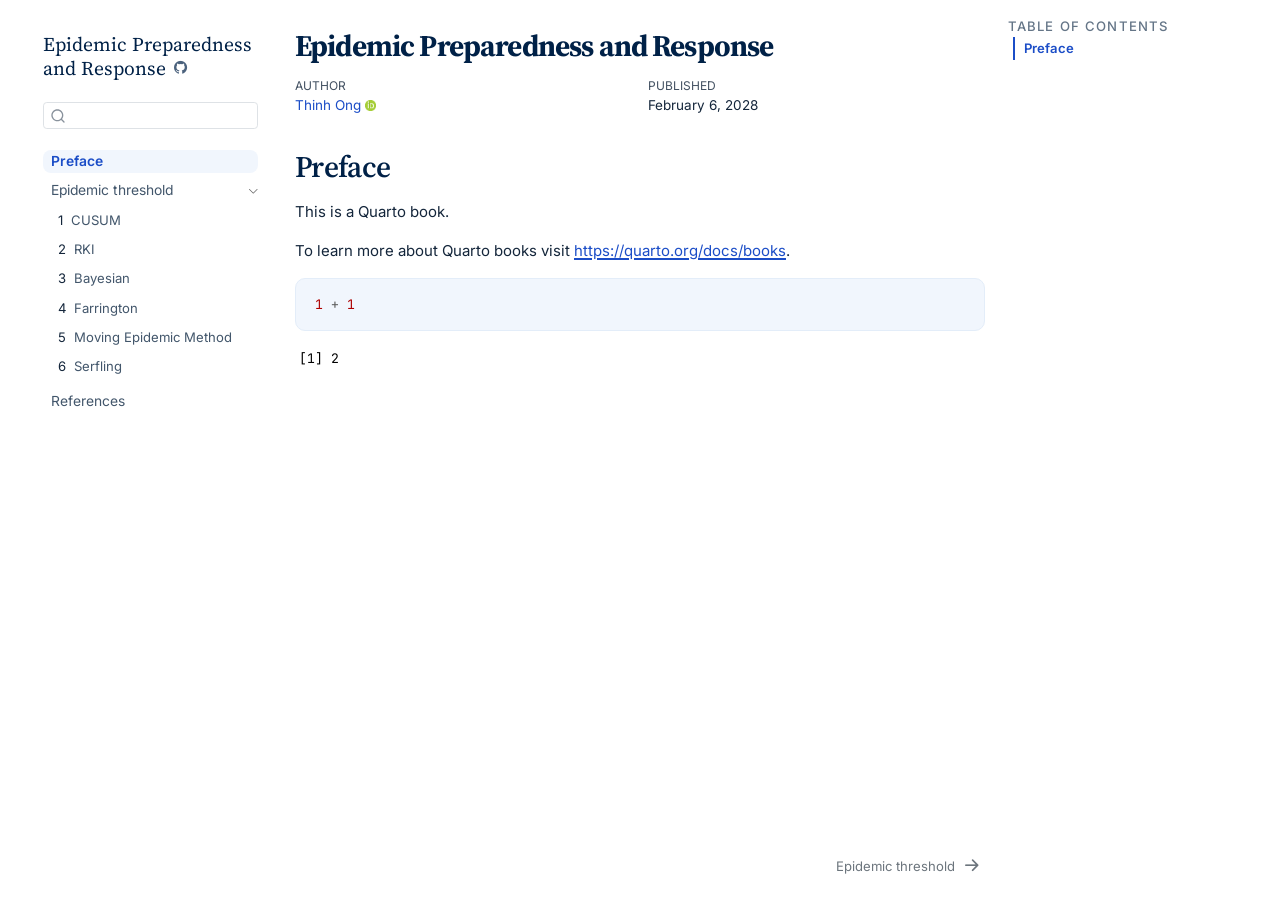
<file: index.html>
<!DOCTYPE html>
<html xmlns="http://www.w3.org/1999/xhtml" lang="en" xml:lang="en"><head>

<meta charset="utf-8">
<meta name="generator" content="quarto-1.11.9">

<meta name="viewport" content="width=device-width, initial-scale=1.0, user-scalable=yes">

<meta name="author" content="Thinh Ong">
<meta name="dcterms.date" content="2028-02-06">

<title>Epidemic Preparedness and Response</title>
<style>
/* Default styles provided by pandoc.
** See https://pandoc.org/MANUAL.html#variables-for-html for config info.
*/
span.smallcaps{font-variant: small-caps;}
div.columns{display: flex; gap: 1.5em;}
div.column{flex: auto;}
@media screen {
div.columns{gap: min(4vw, 1.5em);}
div.column{overflow-x: auto;}
}
div.hanging-indent{margin-left: 1.5em; text-indent: -1.5em;}
ul.task-list{list-style: none;}
ul.task-list li input[type="checkbox"] {
  width: 0.8em;
  margin: 0 0.8em 0.2em -1em; /* quarto-specific, see https://github.com/quarto-dev/quarto-cli/issues/4556 */ 
  vertical-align: middle;
}
/* CSS for syntax highlighting */
html { -webkit-text-size-adjust: 100%; }
pre > code.sourceCode { white-space: pre; position: relative; }
pre > code.sourceCode > span { display: inline-block; line-height: 1.25; }
pre > code.sourceCode > span:empty { height: 1.2em; }
.sourceCode { overflow: visible; }
code.sourceCode > span { color: inherit; text-decoration: inherit; }
div.sourceCode { margin: 1em 0; }
pre.sourceCode { margin: 0; }
@media screen {
div.sourceCode { overflow: auto; }
}
@media print {
pre > code.sourceCode { white-space: pre-wrap; }
pre > code.sourceCode > span { text-indent: -5em; padding-left: 5em; }
}
pre.numberSource code
  { counter-reset: source-line 0; }
pre.numberSource code > span
  { position: relative; left: -4em; counter-increment: source-line; }
pre.numberSource code > span > a:first-child::before
  { content: counter(source-line);
    position: relative; left: -1em; text-align: right; vertical-align: baseline;
    border: none; display: inline-block;
    -webkit-touch-callout: none; -webkit-user-select: none;
    -khtml-user-select: none; -moz-user-select: none;
    -ms-user-select: none; user-select: none;
    padding: 0 4px; width: 4em;
  }
pre.numberSource { margin-left: 3em;  padding-left: 4px; }
div.sourceCode
  {   }
@media screen {
pre > code.sourceCode > span > a:first-child::before { text-decoration: underline; }
}
</style>


<script src="site_libs/quarto-nav/quarto-nav.js"></script>
<script src="site_libs/quarto-nav/headroom.min.js"></script>
<script src="site_libs/clipboard/clipboard.min.js"></script>
<script src="site_libs/quarto-search/autocomplete.umd.js"></script>
<script src="site_libs/quarto-search/fuse.min.js"></script>
<script src="site_libs/quarto-search/quarto-search.js"></script>
<meta name="quarto:offset" content="./">
<link href="./epithreshold.html" rel="next">
<script src="site_libs/quarto-html/quarto.js" type="module"></script>
<script src="site_libs/quarto-html/tabsets/tabsets.js" type="module"></script>
<script src="site_libs/quarto-html/scrollable-regions/scrollable-regions.js" type="module"></script>
<script src="site_libs/quarto-html/popper.min.js"></script>
<script src="site_libs/quarto-html/tippy.umd.min.js"></script>
<script src="site_libs/quarto-html/anchor.min.js"></script>
<link href="site_libs/quarto-html/tippy.css" rel="stylesheet">
<link href="site_libs/quarto-html/quarto-syntax-highlighting-e2b0d26dc907153b9b7d894772c108f8.css" rel="stylesheet" id="quarto-text-highlighting-styles">
<script src="site_libs/bootstrap/bootstrap.min.js"></script>
<link href="site_libs/bootstrap/bootstrap-icons.css" rel="stylesheet">
<link href="site_libs/bootstrap/bootstrap-c5f9b59e6de23ed6ad5113df15f56b44.min.css" rel="stylesheet" append-hash="true" id="quarto-bootstrap" data-mode="light">
<script id="quarto-search-options" type="application/json">{
  "location": "sidebar",
  "copy-button": false,
  "collapse-after": 3,
  "panel-placement": "start",
  "type": "textbox",
  "limit": 50,
  "keyboard-shortcut": [
    "f",
    "/",
    "s"
  ],
  "show-item-context": false,
  "language": {
    "search-no-results-text": "No results",
    "search-matching-documents-text": "matching documents",
    "search-copy-link-title": "Copy link to search",
    "search-hide-matches-text": "Hide additional matches",
    "search-more-match-text": "more match in this document",
    "search-more-matches-text": "more matches in this document",
    "search-clear-button-title": "Clear",
    "search-text-placeholder": "",
    "search-detached-cancel-button-title": "Cancel",
    "search-submit-button-title": "Submit",
    "search-label": "Search"
  }
}</script>
<link rel="preconnect" href="https://fonts.googleapis.com">
<link rel="preconnect" href="https://fonts.gstatic.com" crossorigin="">
<link href="https://fonts.googleapis.com/css2?family=Inter:wght@400;500;600;700&amp;family=JetBrains+Mono:wght@400;600&amp;family=Source+Serif+4:opsz,wght@8..60,600;8..60,700&amp;display=swap" rel="stylesheet">


<link rel="stylesheet" href="assets/tokens.css">
</head>

<body class="nav-sidebar floating quarto-light"><a id="quarto-skip-link" class="visually-hidden-focusable" href="#quarto-document-content">Skip to main content</a>

<div id="quarto-search-results"></div>
  <header id="quarto-header" class="headroom fixed-top">
  <nav class="quarto-secondary-nav" aria-label="Toolbar">
    <div class="container-fluid d-flex">
      <button type="button" class="quarto-btn-toggle btn" data-bs-toggle="collapse" role="button" data-bs-target=".quarto-sidebar-collapse-item" aria-controls="quarto-sidebar" aria-expanded="false" aria-label="Toggle sidebar navigation" onclick="if (window.quartoToggleHeadroom) { window.quartoToggleHeadroom(); }">
        <i class="bi bi-layout-text-sidebar-reverse"></i>
      </button>
        <nav class="quarto-page-breadcrumbs" aria-label="Breadcrumbs"><ol class="breadcrumb"><li class="breadcrumb-item"><a href="./index.html">Preface</a></li></ol></nav>
        <a class="flex-grow-1" data-bs-toggle="collapse" data-bs-target=".quarto-sidebar-collapse-item" onclick="if (window.quartoToggleHeadroom) { window.quartoToggleHeadroom(); }">      
        </a>
      <button type="button" class="btn quarto-search-button" aria-label="Search" onclick="window.quartoOpenSearch();">
        <i class="bi bi-search"></i>
      </button>
    </div>
  </nav>
</header>
<!-- content -->
<div id="quarto-content" class="quarto-container page-columns page-rows-contents page-layout-article">
<!-- sidebar -->
  <nav id="quarto-sidebar" class="sidebar collapse collapse-horizontal quarto-sidebar-collapse-item sidebar-navigation floating overflow-auto" aria-label="Site">
    <div class="pt-lg-2 mt-2 text-left sidebar-header">
    <div class="sidebar-title mb-0 py-0">
      <a href="./">Epidemic Preparedness and Response</a> 
        <div class="sidebar-tools-main">
    <a href="https://github.com/thinhong/epr" title="Source Code" class="quarto-navigation-tool px-1" aria-label="Source Code"><i class="bi bi-github"></i></a>
</div>
    </div>
      </div>
        <div class="mt-2 flex-shrink-0 align-items-center">
        <div class="sidebar-search">
        <div id="quarto-search" class="" title="Search"></div>
        </div>
        </div>
    <div class="sidebar-menu-container"> 
    <ul class="list-unstyled mt-1">
        <li class="sidebar-item">
  <div class="sidebar-item-container"> 
  <a href="./index.html" class="sidebar-item-text sidebar-link active">
 <span class="menu-text">Preface</span></a>
  </div>
</li>
        <li class="sidebar-item sidebar-item-section">
      <div class="sidebar-item-container"> 
            <a href="./epithreshold.html" class="sidebar-item-text sidebar-link">
 <span class="menu-text" id="quarto-sidebar-section-1-label">Epidemic threshold</span></a>
            <button type="button" class="sidebar-item-toggle text-start" data-bs-toggle="collapse" data-bs-target="#quarto-sidebar-section-1" aria-controls="quarto-sidebar-section-1" aria-expanded="true" aria-label="Toggle section: Epidemic threshold">
              <i class="bi bi-chevron-right ms-2" aria-hidden="true"></i>
            </button> 
      </div>
      <ul id="quarto-sidebar-section-1" aria-labelledby="quarto-sidebar-section-1-label" class="collapse list-unstyled sidebar-section depth1 show">  
          <li class="sidebar-item">
  <div class="sidebar-item-container"> 
  <a href="./cusum.html" class="sidebar-item-text sidebar-link">
 <span class="menu-text"><span class="chapter-number">1</span>&nbsp; <span class="chapter-title">CUSUM</span></span></a>
  </div>
</li>
          <li class="sidebar-item">
  <div class="sidebar-item-container"> 
  <a href="./rki.html" class="sidebar-item-text sidebar-link">
 <span class="menu-text"><span class="chapter-number">2</span>&nbsp; <span class="chapter-title">RKI</span></span></a>
  </div>
</li>
          <li class="sidebar-item">
  <div class="sidebar-item-container"> 
  <a href="./bayes.html" class="sidebar-item-text sidebar-link">
 <span class="menu-text"><span class="chapter-number">3</span>&nbsp; <span class="chapter-title">Bayesian</span></span></a>
  </div>
</li>
          <li class="sidebar-item">
  <div class="sidebar-item-container"> 
  <a href="./farrington.html" class="sidebar-item-text sidebar-link">
 <span class="menu-text"><span class="chapter-number">4</span>&nbsp; <span class="chapter-title">Farrington</span></span></a>
  </div>
</li>
          <li class="sidebar-item">
  <div class="sidebar-item-container"> 
  <a href="./mem.html" class="sidebar-item-text sidebar-link">
 <span class="menu-text"><span class="chapter-number">5</span>&nbsp; <span class="chapter-title">Moving Epidemic Method</span></span></a>
  </div>
</li>
          <li class="sidebar-item">
  <div class="sidebar-item-container"> 
  <a href="./serfling.html" class="sidebar-item-text sidebar-link">
 <span class="menu-text"><span class="chapter-number">6</span>&nbsp; <span class="chapter-title">Serfling</span></span></a>
  </div>
</li>
      </ul>
  </li>
        <li class="sidebar-item">
  <div class="sidebar-item-container"> 
  <a href="./references.html" class="sidebar-item-text sidebar-link">
 <span class="menu-text">References</span></a>
  </div>
</li>
    </ul>
    </div>
</nav>
<div id="quarto-sidebar-glass" class="quarto-sidebar-collapse-item" data-bs-toggle="collapse" data-bs-target=".quarto-sidebar-collapse-item"></div>
<!-- margin-sidebar -->
    <div id="quarto-margin-sidebar" class="sidebar margin-sidebar">
        <nav id="TOC" role="doc-toc" aria-labelledby="toc-title" class="toc-active">
    <h2 id="toc-title">Table of contents</h2>
   
  <ul>
  <li><a href="#preface" id="toc-preface" class="nav-link active" data-scroll-target="#preface">Preface</a></li>
  </ul>
</nav>
    </div>
<!-- main -->
<main class="content" id="quarto-document-content" tabindex="-1">

<header id="title-block-header" class="quarto-title-block default">
<div class="quarto-title">
<h1 class="title">Epidemic Preparedness and Response</h1>
</div>



<div class="quarto-title-meta">

    <div>
    <div class="quarto-title-meta-heading">Author</div>
    <div class="quarto-title-meta-contents">
             <p><a href="https://drthinhong.com/">Thinh Ong</a> <a href="https://orcid.org/0000-0001-6772-9291" class="quarto-title-author-orcid" aria-label="ORCID profile for Thinh Ong"> <img alt="" src="[data-uri]"></a></p>
          </div>
  </div>
    
    <div>
    <div class="quarto-title-meta-heading">Published</div>
    <div class="quarto-title-meta-contents">
      <p class="date">February 6, 2028</p>
    </div>
  </div>
  
    
  </div>
  


</header>


<section id="preface" class="level1 unnumbered">
<h1 class="unnumbered">Preface</h1>
<p>This is a Quarto book.</p>
<p>To learn more about Quarto books visit <a href="https://quarto.org/docs/books" class="uri">https://quarto.org/docs/books</a>.</p>
<div class="cell">
<div class="code-copy-outer-scaffold"><div class="sourceCode cell-code" id="cb1"><pre class="sourceCode r code-with-copy"><code class="sourceCode r"><span id="cb1-1"><a href="#cb1-1" aria-hidden="true" tabindex="-1"></a><span class="dv">1</span> <span class="sc">+</span> <span class="dv">1</span></span></code></pre></div><button title="Copy to Clipboard" class="code-copy-button"><i class="bi"></i></button></div>
<div class="cell-output cell-output-stdout">
<pre><code>[1] 2</code></pre>
</div>
</div>


</section>

</main> <!-- /main -->
<script id="quarto-html-after-body" type="application/javascript">
  window.document.addEventListener("DOMContentLoaded", function (event) {
    const icon = "";
    const anchorJS = new window.AnchorJS();
    anchorJS.options = {
      placement: 'right',
      icon: icon
    };
    anchorJS.add('.anchored');
    const isCodeAnnotation = (el) => {
      for (const clz of el.classList) {
        if (clz.startsWith('code-annotation-')) {                     
          return true;
        }
      }
      return false;
    }
    const onCopySuccess = function(e) {
      // button target
      const button = e.trigger;
      // don't keep focus
      button.blur();
      // flash "checked"
      button.classList.add('code-copy-button-checked');
      var currentTitle = button.getAttribute("title");
      button.setAttribute("title", "Copied!");
      let tooltip;
      if (window.bootstrap) {
        button.setAttribute("data-bs-toggle", "tooltip");
        button.setAttribute("data-bs-placement", "left");
        button.setAttribute("data-bs-title", "Copied!");
        tooltip = new bootstrap.Tooltip(button, 
          { trigger: "manual", 
            customClass: "code-copy-button-tooltip",
            offset: [0, -8]});
        tooltip.show();    
      }
      setTimeout(function() {
        if (tooltip) {
          tooltip.hide();
          button.removeAttribute("data-bs-title");
          button.removeAttribute("data-bs-toggle");
          button.removeAttribute("data-bs-placement");
        }
        button.setAttribute("title", currentTitle);
        button.classList.remove('code-copy-button-checked');
      }, 1000);
      // clear code selection
      e.clearSelection();
    }
    const getTextToCopy = function(trigger) {
      const outerScaffold = trigger.parentElement.cloneNode(true);
      const codeEl = outerScaffold.querySelector('code');
      for (const childEl of codeEl.children) {
        if (isCodeAnnotation(childEl)) {
          childEl.remove();
        }
      }
      return codeEl.innerText;
    }
    const clipboard = new window.ClipboardJS('.code-copy-button:not([data-in-quarto-modal])', {
      text: getTextToCopy
    });
    clipboard.on('success', onCopySuccess);
    if (window.document.getElementById('quarto-embedded-source-code-modal')) {
      const clipboardModal = new window.ClipboardJS('.code-copy-button[data-in-quarto-modal]', {
        text: getTextToCopy,
        container: window.document.getElementById('quarto-embedded-source-code-modal')
      });
      clipboardModal.on('success', onCopySuccess);
    }
      var localhostRegex = new RegExp(/^(?:http|https):\/\/localhost\:?[0-9]*\//);
      var mailtoRegex = new RegExp(/^mailto:/);
        var filterRegex = new RegExp("https:\/\/thinhong\.github\.io\/epr\/");
      var isInternal = (href) => {
          return filterRegex.test(href) || localhostRegex.test(href) || mailtoRegex.test(href);
      }
      // Inspect non-navigation links and adorn them if external
      window.quartoDecorateExternalLinks = function (root) {
     var links = (root || window.document).querySelectorAll('a[href]:not(.nav-link):not(.navbar-brand):not(.toc-action):not(.sidebar-link):not(.sidebar-item-toggle):not(.pagination-link):not(.no-external):not([aria-hidden]):not(.dropdown-item):not(.quarto-navigation-tool):not(.about-link)');
      for (var i=0; i<links.length; i++) {
        const link = links[i];
        if (!isInternal(link.href)) {
          // undo the damage that might have been done by quarto-nav.js in the case of
          // links that we want to consider external
          if (link.dataset.originalHref !== undefined) {
            link.href = link.dataset.originalHref;
          }
          if (!link.classList.contains('no-external-icon')) {
          }
        }
      }
      };
      window.quartoDecorateExternalLinks(window.document);
    // Esc closes the popup (WCAG 1.4.13) and focus leaving both trigger and
    // popup closes it (WCAG 2.4.11); tippy handles neither for interactive popups.
    const hideOnEscAndFocusOut = {
      name: 'hideOnEscAndFocusOut',
      defaultValue: true,
      fn(instance) {
        const dismiss = () => {
          // A show scheduled by the trigger delay would otherwise reopen it
          instance.clearDelayTimeouts();
          instance.hide();
        };
        const onKeyDown = (event) => {
          if (event.key !== 'Escape') {
            return;
          }
          // Keep Esc from also reaching page handlers (e.g. reveal.js overview),
          // except an open reveal.js slide menu, which Esc should close too.
          // The menu handles keys only when its keyboard option is on.
          const menuHandlesEsc = window.Reveal?.getPlugin?.('menu')?.isOpen() &&
            window.Reveal.getConfig().menu?.keyboard !== false;
          if (!menuHandlesEsc) {
            event.stopPropagation();
          }
          if (instance.popper.contains(window.document.activeElement)) {
            // Disabled while refocusing so the focus trigger does not reopen it
            instance.disable();
            instance.reference.focus();
            instance.enable();
          }
          dismiss();
        };
        const onFocusOut = (event) => {
          const target = event.relatedTarget;
          if (target && !instance.reference.contains(target) &&
              !instance.popper.contains(target)) {
            dismiss();
          }
        };
        // On the trigger too: a click trigger (code-annotations: select) has no
        // blur handling. Attached for the instance's lifetime so leaving the
        // trigger also cancels a show still pending on the trigger delay.
        instance.reference.addEventListener('focusout', onFocusOut);
        return {
          onShow() {
            window.document.addEventListener('keydown', onKeyDown, true);
            instance.popper.addEventListener('focusout', onFocusOut);
          },
          onHide() {
            window.document.removeEventListener('keydown', onKeyDown, true);
            instance.popper.removeEventListener('focusout', onFocusOut);
          },
          onDestroy() {
            instance.reference.removeEventListener('focusout', onFocusOut);
          },
        };
      },
    };
    function tippyHover(el, contentFn, onTriggerFn, onUntriggerFn) {
      const config = {
        allowHTML: true,
        maxWidth: 500,
        delay: 100,
        arrow: false,
        appendTo: function(el) {
            return el.parentElement;
        },
        interactive: true,
        interactiveBorder: 10,
        theme: 'quarto',
        placement: 'bottom-start',
        plugins: [hideOnEscAndFocusOut],
      };
      if (contentFn) {
        config.content = contentFn;
      }
      if (onTriggerFn) {
        config.onTrigger = onTriggerFn;
      }
      if (onUntriggerFn) {
        config.onUntrigger = onUntriggerFn;
      }
      window.tippy(el, config); 
    }
    const noterefs = window.document.querySelectorAll('a[role="doc-noteref"]');
    for (var i=0; i<noterefs.length; i++) {
      const ref = noterefs[i];
      tippyHover(ref, function() {
        // use id or data attribute instead here
        let href = ref.getAttribute('data-footnote-href') || ref.getAttribute('href');
        try { href = new URL(href).hash; } catch {}
        const id = href.replace(/^#\/?/, "");
        const note = window.document.getElementById(id);
        if (note) {
          return note.innerHTML;
        } else {
          return "";
        }
      });
    }
    const xrefs = window.document.querySelectorAll('a.quarto-xref');
    const processXRef = (id, note) => {
      // Strip column container classes
      const stripColumnClz = (el) => {
        el.classList.remove("page-full", "page-columns");
        if (el.children) {
          for (const child of el.children) {
            stripColumnClz(child);
          }
        }
      }
      stripColumnClz(note)
      if (id === null || id.startsWith('sec-')) {
        // Special case sections, only their first couple elements
        const container = document.createElement("div");
        if (note.children && note.children.length > 2) {
          container.appendChild(note.children[0].cloneNode(true));
          for (let i = 1; i < note.children.length; i++) {
            const child = note.children[i];
            if (child.tagName === "P" && child.innerText === "") {
              continue;
            } else {
              container.appendChild(child.cloneNode(true));
              break;
            }
          }
          if (window.Quarto?.typesetMath) {
            window.Quarto.typesetMath(container);
          }
          return container.innerHTML
        } else {
          if (window.Quarto?.typesetMath) {
            window.Quarto.typesetMath(note);
          }
          return note.innerHTML;
        }
      } else {
        // Remove any anchor links if they are present
        const anchorLink = note.querySelector('a.anchorjs-link');
        if (anchorLink) {
          anchorLink.remove();
        }
        if (window.Quarto?.typesetMath) {
          window.Quarto.typesetMath(note);
        }
        if (note.classList.contains("callout")) {
          return note.outerHTML;
        } else {
          return note.innerHTML;
        }
      }
    }
    for (var i=0; i<xrefs.length; i++) {
      const xref = xrefs[i];
      tippyHover(xref, undefined, function(instance) {
        instance.disable();
        let url = xref.getAttribute('href');
        let hash = undefined; 
        if (url.startsWith('#')) {
          hash = url;
        } else {
          try { hash = new URL(url).hash; } catch {}
        }
        if (hash) {
          const id = hash.replace(/^#\/?/, "");
          const note = window.document.getElementById(id);
          if (note !== null) {
            try {
              const html = processXRef(id, note.cloneNode(true));
              instance.setContent(html);
            } finally {
              instance.enable();
              instance.show();
            }
          } else {
            // See if we can fetch this
            fetch(url.split('#')[0])
            .then(res => res.text())
            .then(html => {
              const parser = new DOMParser();
              const htmlDoc = parser.parseFromString(html, "text/html");
              const note = htmlDoc.getElementById(id);
              if (note !== null) {
                const html = processXRef(id, note);
                instance.setContent(html);
              } 
            }).finally(() => {
              instance.enable();
              instance.show();
            });
          }
        } else {
          // See if we can fetch a full url (with no hash to target)
          // This is a special case and we should probably do some content thinning / targeting
          fetch(url)
          .then(res => res.text())
          .then(html => {
            const parser = new DOMParser();
            const htmlDoc = parser.parseFromString(html, "text/html");
            const note = htmlDoc.querySelector('main.content');
            if (note !== null) {
              // This should only happen for chapter cross references
              // (since there is no id in the URL)
              // remove the first header
              if (note.children.length > 0 && note.children[0].tagName === "HEADER") {
                note.children[0].remove();
              }
              const html = processXRef(null, note);
              instance.setContent(html);
            } 
          }).finally(() => {
            instance.enable();
            instance.show();
          });
        }
      }, function(instance) {
      });
    }
        let selectedAnnoteEl;
        const selectorForAnnotation = ( cell, annotation) => {
          let cellAttr = 'data-code-cell="' + cell + '"';
          let lineAttr = 'data-code-annotation="' +  annotation + '"';
          const selector = 'span[' + cellAttr + '][' + lineAttr + ']';
          return selector;
        }
        const selectCodeLines = (annoteEl) => {
          const doc = window.document;
          const targetCell = annoteEl.getAttribute("data-target-cell");
          const targetAnnotation = annoteEl.getAttribute("data-target-annotation");
          const annoteSpan = window.document.querySelector(selectorForAnnotation(targetCell, targetAnnotation));
          const lines = annoteSpan.getAttribute("data-code-lines").split(",");
          const lineIds = lines.map((line) => {
            return targetCell + "-" + line;
          })
          // Each band is positioned against its own containing block, which is
          // not the offsetParent of the lines, so place it from client rects.
          const placeBand = (band, firstEl, lastEl, codeBlock) => {
            const container = band.offsetParent;
            if (container === null) {
              return;
            }
            const containerRect = container.getBoundingClientRect();
            // Reveal.js scales slides with a transform, so convert client
            // pixels back to the CSS pixels of the container.
            const scale = containerRect.height / container.offsetHeight || 1;
            const firstRect = firstEl.getBoundingClientRect();
            const lastRect = lastEl.getBoundingClientRect();
            const top = (firstRect.top - containerRect.top) / scale - container.clientTop + container.scrollTop;
            const height = (lastRect.bottom - firstRect.top) / scale;
            band.style.top = top - 2 + "px";
            band.style.height = height + 4 + "px";
            if (codeBlock) {
              // Without the copy button wrapper, the containing block is wider
              // than the code block, so span the code block explicitly.
              const blockRect = codeBlock.getBoundingClientRect();
              band.style.left = (blockRect.left - containerRect.left) / scale - container.clientLeft + container.scrollLeft + "px";
              band.style.width = blockRect.width / scale + "px";
            }
          };
          if (lineIds.length > 0) {
            const el = window.document.getElementById(lineIds[0]);
            const lastEl = window.document.getElementById(lineIds[lineIds.length - 1]);
            const parent = el.parentElement.parentElement;
            // cook up a div (if necessary) and position it
            let div = window.document.getElementById("code-annotation-line-highlight");
            if (div === null) {
              div = window.document.createElement("div");
              div.setAttribute("id", "code-annotation-line-highlight");
              div.style.position = 'absolute';
              parent.appendChild(div);
            }
            placeBand(div, el, lastEl, parent.closest("div.sourceCode") || parent);
            let gutterDiv = window.document.getElementById("code-annotation-line-highlight-gutter");
            if (gutterDiv === null) {
              gutterDiv = window.document.createElement("div");
              gutterDiv.setAttribute("id", "code-annotation-line-highlight-gutter");
              gutterDiv.style.position = 'absolute';
              const codeCell = window.document.getElementById(targetCell);
              const gutter = codeCell.querySelector('.code-annotation-gutter');
              gutter.appendChild(gutterDiv);
            }
            placeBand(gutterDiv, el, lastEl);
            selectedAnnoteEl = annoteEl;
          }
        };
        const unselectCodeLines = () => {
          const elementsIds = ["code-annotation-line-highlight", "code-annotation-line-highlight-gutter"];
          elementsIds.forEach((elId) => {
            const div = window.document.getElementById(elId);
            if (div) {
              div.remove();
            }
          });
          selectedAnnoteEl = undefined;
        };
          // Handle positioning of the toggle
      window.addEventListener(
        "resize",
        throttle(() => {
          elRect = undefined;
          if (selectedAnnoteEl) {
            selectCodeLines(selectedAnnoteEl);
          }
        }, 10)
      );
      function throttle(fn, ms) {
      let throttle = false;
      let timer;
        return (...args) => {
          if(!throttle) { // first call gets through
              fn.apply(this, args);
              throttle = true;
          } else { // all the others get throttled
              if(timer) clearTimeout(timer); // cancel #2
              timer = setTimeout(() => {
                fn.apply(this, args);
                timer = throttle = false;
              }, ms);
          }
        };
      }
        // Attach click handler to the DT
        const annoteDls = window.document.querySelectorAll('dt[data-target-cell]');
        for (const annoteDlNode of annoteDls) {
          annoteDlNode.addEventListener('click', (event) => {
            const clickedEl = event.target;
            if (clickedEl !== selectedAnnoteEl) {
              unselectCodeLines();
              const activeEl = window.document.querySelector('dt[data-target-cell].code-annotation-active');
              if (activeEl) {
                activeEl.classList.remove('code-annotation-active');
              }
              selectCodeLines(clickedEl);
              clickedEl.classList.add('code-annotation-active');
            } else {
              // Unselect the line
              unselectCodeLines();
              clickedEl.classList.remove('code-annotation-active');
            }
          });
        }
    const findCites = (el) => {
      const parentEl = el.parentElement;
      if (parentEl) {
        const cites = parentEl.dataset.cites;
        if (cites) {
          return {
            el,
            cites: cites.split(' ')
          };
        } else {
          return findCites(el.parentElement)
        }
      } else {
        return undefined;
      }
    };
    var bibliorefs = window.document.querySelectorAll('a[role="doc-biblioref"]');
    for (var i=0; i<bibliorefs.length; i++) {
      const ref = bibliorefs[i];
      const citeInfo = findCites(ref);
      if (citeInfo) {
        tippyHover(citeInfo.el, function() {
          var popup = window.document.createElement('div');
          citeInfo.cites.forEach(function(cite) {
            var citeDiv = window.document.createElement('div');
            citeDiv.classList.add('hanging-indent');
            citeDiv.classList.add('csl-entry');
            var biblioDiv = window.document.getElementById('ref-' + cite);
            if (biblioDiv) {
              citeDiv.innerHTML = biblioDiv.innerHTML;
            }
            popup.appendChild(citeDiv);
          });
          return popup.innerHTML;
        });
      }
    }
  });
  </script>
  <script type="application/javascript">
  window.quartoScrollableRegionsLabels = {"code":"Scrollable code","output":"Scrollable output"};
  </script>
<nav class="page-navigation" aria-label="Page">
  <div class="nav-page nav-page-previous">
  </div>
  <div class="nav-page nav-page-next">
      <a href="./epithreshold.html" class="pagination-link" aria-label="Epidemic threshold">
        <span class="nav-page-text">Epidemic threshold</span> <i class="bi bi-arrow-right-short"></i>
      </a>
  </div>
</nav>
</div> <!-- /content -->




</body></html>
</file>
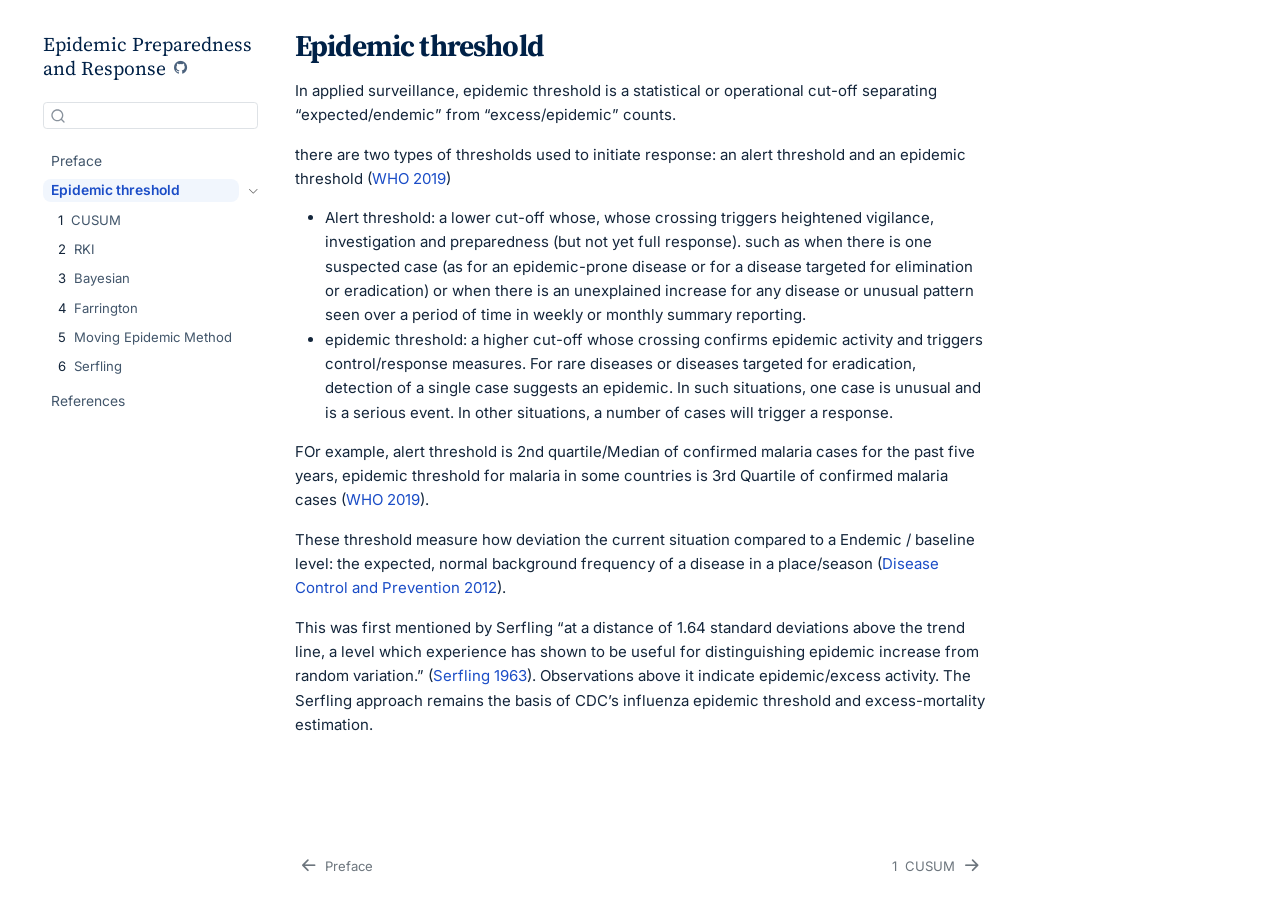
<file: epithreshold.html>
<!DOCTYPE html>
<html xmlns="http://www.w3.org/1999/xhtml" lang="en" xml:lang="en"><head>

<meta charset="utf-8">
<meta name="generator" content="quarto-1.11.9">

<meta name="viewport" content="width=device-width, initial-scale=1.0, user-scalable=yes">


<title>Epidemic threshold – Epidemic Preparedness and Response</title>
<style>
/* Default styles provided by pandoc.
** See https://pandoc.org/MANUAL.html#variables-for-html for config info.
*/
span.smallcaps{font-variant: small-caps;}
div.columns{display: flex; gap: 1.5em;}
div.column{flex: auto;}
@media screen {
div.columns{gap: min(4vw, 1.5em);}
div.column{overflow-x: auto;}
}
div.hanging-indent{margin-left: 1.5em; text-indent: -1.5em;}
ul.task-list{list-style: none;}
ul.task-list li input[type="checkbox"] {
  width: 0.8em;
  margin: 0 0.8em 0.2em -1em; /* quarto-specific, see https://github.com/quarto-dev/quarto-cli/issues/4556 */ 
  vertical-align: middle;
}
/* CSS for citations */
div.csl-bib-body { }
div.csl-entry {
  clear: both;
}
.hanging-indent div.csl-entry {
  margin-left:2em;
  text-indent:-2em;
}
div.csl-left-margin {
  min-width:2em;
  float:left;
}
div.csl-right-inline {
  margin-left:2em;
  padding-left:1em;
}
div.csl-indent {
  margin-left: 2em;
}</style>


<script src="site_libs/quarto-nav/quarto-nav.js"></script>
<script src="site_libs/quarto-nav/headroom.min.js"></script>
<script src="site_libs/clipboard/clipboard.min.js"></script>
<script src="site_libs/quarto-search/autocomplete.umd.js"></script>
<script src="site_libs/quarto-search/fuse.min.js"></script>
<script src="site_libs/quarto-search/quarto-search.js"></script>
<meta name="quarto:offset" content="./">
<link href="./cusum.html" rel="next">
<link href="./index.html" rel="prev">
<script src="site_libs/quarto-html/quarto.js" type="module"></script>
<script src="site_libs/quarto-html/tabsets/tabsets.js" type="module"></script>
<script src="site_libs/quarto-html/scrollable-regions/scrollable-regions.js" type="module"></script>
<script src="site_libs/quarto-html/popper.min.js"></script>
<script src="site_libs/quarto-html/tippy.umd.min.js"></script>
<script src="site_libs/quarto-html/anchor.min.js"></script>
<link href="site_libs/quarto-html/tippy.css" rel="stylesheet">
<link href="site_libs/quarto-html/quarto-syntax-highlighting-e2b0d26dc907153b9b7d894772c108f8.css" rel="stylesheet" id="quarto-text-highlighting-styles">
<script src="site_libs/bootstrap/bootstrap.min.js"></script>
<link href="site_libs/bootstrap/bootstrap-icons.css" rel="stylesheet">
<link href="site_libs/bootstrap/bootstrap-c5f9b59e6de23ed6ad5113df15f56b44.min.css" rel="stylesheet" append-hash="true" id="quarto-bootstrap" data-mode="light">
<script id="quarto-search-options" type="application/json">{
  "location": "sidebar",
  "copy-button": false,
  "collapse-after": 3,
  "panel-placement": "start",
  "type": "textbox",
  "limit": 50,
  "keyboard-shortcut": [
    "f",
    "/",
    "s"
  ],
  "show-item-context": false,
  "language": {
    "search-no-results-text": "No results",
    "search-matching-documents-text": "matching documents",
    "search-copy-link-title": "Copy link to search",
    "search-hide-matches-text": "Hide additional matches",
    "search-more-match-text": "more match in this document",
    "search-more-matches-text": "more matches in this document",
    "search-clear-button-title": "Clear",
    "search-text-placeholder": "",
    "search-detached-cancel-button-title": "Cancel",
    "search-submit-button-title": "Submit",
    "search-label": "Search"
  }
}</script>
<link rel="preconnect" href="https://fonts.googleapis.com">
<link rel="preconnect" href="https://fonts.gstatic.com" crossorigin="">
<link href="https://fonts.googleapis.com/css2?family=Inter:wght@400;500;600;700&amp;family=JetBrains+Mono:wght@400;600&amp;family=Source+Serif+4:opsz,wght@8..60,600;8..60,700&amp;display=swap" rel="stylesheet">


<link rel="stylesheet" href="assets/tokens.css">
</head>

<body class="nav-sidebar floating quarto-light"><a id="quarto-skip-link" class="visually-hidden-focusable" href="#quarto-document-content">Skip to main content</a>

<div id="quarto-search-results"></div>
  <header id="quarto-header" class="headroom fixed-top">
  <nav class="quarto-secondary-nav" aria-label="Toolbar">
    <div class="container-fluid d-flex">
      <button type="button" class="quarto-btn-toggle btn" data-bs-toggle="collapse" role="button" data-bs-target=".quarto-sidebar-collapse-item" aria-controls="quarto-sidebar" aria-expanded="false" aria-label="Toggle sidebar navigation" onclick="if (window.quartoToggleHeadroom) { window.quartoToggleHeadroom(); }">
        <i class="bi bi-layout-text-sidebar-reverse"></i>
      </button>
        <nav class="quarto-page-breadcrumbs" aria-label="Breadcrumbs"><ol class="breadcrumb"><li class="breadcrumb-item"><a href="./epithreshold.html">Epidemic threshold</a></li></ol></nav>
        <a class="flex-grow-1" data-bs-toggle="collapse" data-bs-target=".quarto-sidebar-collapse-item" onclick="if (window.quartoToggleHeadroom) { window.quartoToggleHeadroom(); }">      
        </a>
      <button type="button" class="btn quarto-search-button" aria-label="Search" onclick="window.quartoOpenSearch();">
        <i class="bi bi-search"></i>
      </button>
    </div>
  </nav>
</header>
<!-- content -->
<div id="quarto-content" class="quarto-container page-columns page-rows-contents page-layout-article">
<!-- sidebar -->
  <nav id="quarto-sidebar" class="sidebar collapse collapse-horizontal quarto-sidebar-collapse-item sidebar-navigation floating overflow-auto" aria-label="Site">
    <div class="pt-lg-2 mt-2 text-left sidebar-header">
    <div class="sidebar-title mb-0 py-0">
      <a href="./">Epidemic Preparedness and Response</a> 
        <div class="sidebar-tools-main">
    <a href="https://github.com/thinhong/epr" title="Source Code" class="quarto-navigation-tool px-1" aria-label="Source Code"><i class="bi bi-github"></i></a>
</div>
    </div>
      </div>
        <div class="mt-2 flex-shrink-0 align-items-center">
        <div class="sidebar-search">
        <div id="quarto-search" class="" title="Search"></div>
        </div>
        </div>
    <div class="sidebar-menu-container"> 
    <ul class="list-unstyled mt-1">
        <li class="sidebar-item">
  <div class="sidebar-item-container"> 
  <a href="./index.html" class="sidebar-item-text sidebar-link">
 <span class="menu-text">Preface</span></a>
  </div>
</li>
        <li class="sidebar-item sidebar-item-section">
      <div class="sidebar-item-container"> 
            <a href="./epithreshold.html" class="sidebar-item-text sidebar-link active">
 <span class="menu-text" id="quarto-sidebar-section-1-label">Epidemic threshold</span></a>
            <button type="button" class="sidebar-item-toggle text-start" data-bs-toggle="collapse" data-bs-target="#quarto-sidebar-section-1" aria-controls="quarto-sidebar-section-1" aria-expanded="true" aria-label="Toggle section: Epidemic threshold">
              <i class="bi bi-chevron-right ms-2" aria-hidden="true"></i>
            </button> 
      </div>
      <ul id="quarto-sidebar-section-1" aria-labelledby="quarto-sidebar-section-1-label" class="collapse list-unstyled sidebar-section depth1 show">  
          <li class="sidebar-item">
  <div class="sidebar-item-container"> 
  <a href="./cusum.html" class="sidebar-item-text sidebar-link">
 <span class="menu-text"><span class="chapter-number">1</span>&nbsp; <span class="chapter-title">CUSUM</span></span></a>
  </div>
</li>
          <li class="sidebar-item">
  <div class="sidebar-item-container"> 
  <a href="./rki.html" class="sidebar-item-text sidebar-link">
 <span class="menu-text"><span class="chapter-number">2</span>&nbsp; <span class="chapter-title">RKI</span></span></a>
  </div>
</li>
          <li class="sidebar-item">
  <div class="sidebar-item-container"> 
  <a href="./bayes.html" class="sidebar-item-text sidebar-link">
 <span class="menu-text"><span class="chapter-number">3</span>&nbsp; <span class="chapter-title">Bayesian</span></span></a>
  </div>
</li>
          <li class="sidebar-item">
  <div class="sidebar-item-container"> 
  <a href="./farrington.html" class="sidebar-item-text sidebar-link">
 <span class="menu-text"><span class="chapter-number">4</span>&nbsp; <span class="chapter-title">Farrington</span></span></a>
  </div>
</li>
          <li class="sidebar-item">
  <div class="sidebar-item-container"> 
  <a href="./mem.html" class="sidebar-item-text sidebar-link">
 <span class="menu-text"><span class="chapter-number">5</span>&nbsp; <span class="chapter-title">Moving Epidemic Method</span></span></a>
  </div>
</li>
          <li class="sidebar-item">
  <div class="sidebar-item-container"> 
  <a href="./serfling.html" class="sidebar-item-text sidebar-link">
 <span class="menu-text"><span class="chapter-number">6</span>&nbsp; <span class="chapter-title">Serfling</span></span></a>
  </div>
</li>
      </ul>
  </li>
        <li class="sidebar-item">
  <div class="sidebar-item-container"> 
  <a href="./references.html" class="sidebar-item-text sidebar-link">
 <span class="menu-text">References</span></a>
  </div>
</li>
    </ul>
    </div>
</nav>
<div id="quarto-sidebar-glass" class="quarto-sidebar-collapse-item" data-bs-toggle="collapse" data-bs-target=".quarto-sidebar-collapse-item"></div>
<!-- margin-sidebar -->
    <div id="quarto-margin-sidebar" class="sidebar margin-sidebar zindex-bottom">
        
    </div>
<!-- main -->
<main class="content" id="quarto-document-content" tabindex="-1">

<header id="title-block-header" class="quarto-title-block default">
<div class="quarto-title">
<h1 class="title">Epidemic threshold</h1>
</div>



<div class="quarto-title-meta">

    
  
    
  </div>
  


</header>


<p>In applied surveillance, epidemic threshold is a statistical or operational cut-off separating “expected/endemic” from “excess/epidemic” counts.</p>
<p>there are two types of thresholds used to initiate response: an alert threshold and an epidemic threshold <span class="citation" data-cites="who2019">(<a href="references.html#ref-who2019" role="doc-biblioref">WHO 2019</a>)</span></p>
<ul>
<li>Alert threshold: a lower cut-off whose, whose crossing triggers heightened vigilance, investigation and preparedness (but not yet full response). such as when there is one suspected case (as for an epidemic-prone disease or for a disease targeted for elimination or eradication) or when there is an unexplained increase for any disease or unusual pattern seen over a period of time in weekly or monthly summary reporting.</li>
<li>epidemic threshold: a higher cut-off whose crossing confirms epidemic activity and triggers control/response measures. For rare diseases or diseases targeted for eradication, detection of a single case suggests an epidemic. In such situations, one case is unusual and is a serious event. In other situations, a number of cases will trigger a response.</li>
</ul>
<p>FOr example, alert threshold is 2nd quartile/Median of confirmed malaria cases for the past five years, epidemic threshold for malaria in some countries is 3rd Quartile of confirmed malaria cases <span class="citation" data-cites="who2019">(<a href="references.html#ref-who2019" role="doc-biblioref">WHO 2019</a>)</span>.</p>
<p>These threshold measure how deviation the current situation compared to a Endemic / baseline level: the expected, normal background frequency of a disease in a place/season <span class="citation" data-cites="centersfordiseasecontrolandprevention2012">(<a href="references.html#ref-centersfordiseasecontrolandprevention2012" role="doc-biblioref">Disease Control and Prevention 2012</a>)</span>.</p>
<p>This was first mentioned by Serfling “at a distance of 1.64 standard deviations above the trend line, a level which experience has shown to be useful for distinguishing epidemic increase from random variation.” <span class="citation" data-cites="serfling1963">(<a href="references.html#ref-serfling1963" role="doc-biblioref">Serfling 1963</a>)</span>. Observations above it indicate epidemic/excess activity. The Serfling approach remains the basis of CDC’s influenza epidemic threshold and excess-mortality estimation.</p>


<div id="refs" class="references csl-bib-body hanging-indent" role="list" style="display: none">
<div id="ref-centersfordiseasecontrolandprevention2012" class="csl-entry" role="listitem">
Disease Control, Centers for, and Prevention. 2012. <em>Principles of Epidemiology in Public Health Practice</em>.
</div>
<div id="ref-serfling1963" class="csl-entry" role="listitem">
Serfling, Robert E. 1963. <span>“Methods for Current Statistical Analysis of Excess Pneumonia-Influenza Deaths.”</span> <em>Public Health Reports</em> 78 (6): 494–506. <a href="https://pmc.ncbi.nlm.nih.gov/articles/PMC1915276/">https://pmc.ncbi.nlm.nih.gov/articles/PMC1915276/</a>.
</div>
<div id="ref-who2019" class="csl-entry" role="listitem">
WHO. 2019. <em>Technical Guidelines for Integrated Disease Surveillance and Response in the African Region: Third Edition</em>. <a href="https://www.afro.who.int/publications/technical-guidelines-integrated-disease-surveillance-and-response-african-region-third">https://www.afro.who.int/publications/technical-guidelines-integrated-disease-surveillance-and-response-african-region-third</a>.
</div>
</div>

</main> <!-- /main -->
<script id="quarto-html-after-body" type="application/javascript">
  window.document.addEventListener("DOMContentLoaded", function (event) {
    const icon = "";
    const anchorJS = new window.AnchorJS();
    anchorJS.options = {
      placement: 'right',
      icon: icon
    };
    anchorJS.add('.anchored');
    const isCodeAnnotation = (el) => {
      for (const clz of el.classList) {
        if (clz.startsWith('code-annotation-')) {                     
          return true;
        }
      }
      return false;
    }
    const onCopySuccess = function(e) {
      // button target
      const button = e.trigger;
      // don't keep focus
      button.blur();
      // flash "checked"
      button.classList.add('code-copy-button-checked');
      var currentTitle = button.getAttribute("title");
      button.setAttribute("title", "Copied!");
      let tooltip;
      if (window.bootstrap) {
        button.setAttribute("data-bs-toggle", "tooltip");
        button.setAttribute("data-bs-placement", "left");
        button.setAttribute("data-bs-title", "Copied!");
        tooltip = new bootstrap.Tooltip(button, 
          { trigger: "manual", 
            customClass: "code-copy-button-tooltip",
            offset: [0, -8]});
        tooltip.show();    
      }
      setTimeout(function() {
        if (tooltip) {
          tooltip.hide();
          button.removeAttribute("data-bs-title");
          button.removeAttribute("data-bs-toggle");
          button.removeAttribute("data-bs-placement");
        }
        button.setAttribute("title", currentTitle);
        button.classList.remove('code-copy-button-checked');
      }, 1000);
      // clear code selection
      e.clearSelection();
    }
    const getTextToCopy = function(trigger) {
      const outerScaffold = trigger.parentElement.cloneNode(true);
      const codeEl = outerScaffold.querySelector('code');
      for (const childEl of codeEl.children) {
        if (isCodeAnnotation(childEl)) {
          childEl.remove();
        }
      }
      return codeEl.innerText;
    }
    const clipboard = new window.ClipboardJS('.code-copy-button:not([data-in-quarto-modal])', {
      text: getTextToCopy
    });
    clipboard.on('success', onCopySuccess);
    if (window.document.getElementById('quarto-embedded-source-code-modal')) {
      const clipboardModal = new window.ClipboardJS('.code-copy-button[data-in-quarto-modal]', {
        text: getTextToCopy,
        container: window.document.getElementById('quarto-embedded-source-code-modal')
      });
      clipboardModal.on('success', onCopySuccess);
    }
      var localhostRegex = new RegExp(/^(?:http|https):\/\/localhost\:?[0-9]*\//);
      var mailtoRegex = new RegExp(/^mailto:/);
        var filterRegex = new RegExp("https:\/\/thinhong\.github\.io\/epr\/");
      var isInternal = (href) => {
          return filterRegex.test(href) || localhostRegex.test(href) || mailtoRegex.test(href);
      }
      // Inspect non-navigation links and adorn them if external
      window.quartoDecorateExternalLinks = function (root) {
     var links = (root || window.document).querySelectorAll('a[href]:not(.nav-link):not(.navbar-brand):not(.toc-action):not(.sidebar-link):not(.sidebar-item-toggle):not(.pagination-link):not(.no-external):not([aria-hidden]):not(.dropdown-item):not(.quarto-navigation-tool):not(.about-link)');
      for (var i=0; i<links.length; i++) {
        const link = links[i];
        if (!isInternal(link.href)) {
          // undo the damage that might have been done by quarto-nav.js in the case of
          // links that we want to consider external
          if (link.dataset.originalHref !== undefined) {
            link.href = link.dataset.originalHref;
          }
          if (!link.classList.contains('no-external-icon')) {
          }
        }
      }
      };
      window.quartoDecorateExternalLinks(window.document);
    // Esc closes the popup (WCAG 1.4.13) and focus leaving both trigger and
    // popup closes it (WCAG 2.4.11); tippy handles neither for interactive popups.
    const hideOnEscAndFocusOut = {
      name: 'hideOnEscAndFocusOut',
      defaultValue: true,
      fn(instance) {
        const dismiss = () => {
          // A show scheduled by the trigger delay would otherwise reopen it
          instance.clearDelayTimeouts();
          instance.hide();
        };
        const onKeyDown = (event) => {
          if (event.key !== 'Escape') {
            return;
          }
          // Keep Esc from also reaching page handlers (e.g. reveal.js overview),
          // except an open reveal.js slide menu, which Esc should close too.
          // The menu handles keys only when its keyboard option is on.
          const menuHandlesEsc = window.Reveal?.getPlugin?.('menu')?.isOpen() &&
            window.Reveal.getConfig().menu?.keyboard !== false;
          if (!menuHandlesEsc) {
            event.stopPropagation();
          }
          if (instance.popper.contains(window.document.activeElement)) {
            // Disabled while refocusing so the focus trigger does not reopen it
            instance.disable();
            instance.reference.focus();
            instance.enable();
          }
          dismiss();
        };
        const onFocusOut = (event) => {
          const target = event.relatedTarget;
          if (target && !instance.reference.contains(target) &&
              !instance.popper.contains(target)) {
            dismiss();
          }
        };
        // On the trigger too: a click trigger (code-annotations: select) has no
        // blur handling. Attached for the instance's lifetime so leaving the
        // trigger also cancels a show still pending on the trigger delay.
        instance.reference.addEventListener('focusout', onFocusOut);
        return {
          onShow() {
            window.document.addEventListener('keydown', onKeyDown, true);
            instance.popper.addEventListener('focusout', onFocusOut);
          },
          onHide() {
            window.document.removeEventListener('keydown', onKeyDown, true);
            instance.popper.removeEventListener('focusout', onFocusOut);
          },
          onDestroy() {
            instance.reference.removeEventListener('focusout', onFocusOut);
          },
        };
      },
    };
    function tippyHover(el, contentFn, onTriggerFn, onUntriggerFn) {
      const config = {
        allowHTML: true,
        maxWidth: 500,
        delay: 100,
        arrow: false,
        appendTo: function(el) {
            return el.parentElement;
        },
        interactive: true,
        interactiveBorder: 10,
        theme: 'quarto',
        placement: 'bottom-start',
        plugins: [hideOnEscAndFocusOut],
      };
      if (contentFn) {
        config.content = contentFn;
      }
      if (onTriggerFn) {
        config.onTrigger = onTriggerFn;
      }
      if (onUntriggerFn) {
        config.onUntrigger = onUntriggerFn;
      }
      window.tippy(el, config); 
    }
    const noterefs = window.document.querySelectorAll('a[role="doc-noteref"]');
    for (var i=0; i<noterefs.length; i++) {
      const ref = noterefs[i];
      tippyHover(ref, function() {
        // use id or data attribute instead here
        let href = ref.getAttribute('data-footnote-href') || ref.getAttribute('href');
        try { href = new URL(href).hash; } catch {}
        const id = href.replace(/^#\/?/, "");
        const note = window.document.getElementById(id);
        if (note) {
          return note.innerHTML;
        } else {
          return "";
        }
      });
    }
    const xrefs = window.document.querySelectorAll('a.quarto-xref');
    const processXRef = (id, note) => {
      // Strip column container classes
      const stripColumnClz = (el) => {
        el.classList.remove("page-full", "page-columns");
        if (el.children) {
          for (const child of el.children) {
            stripColumnClz(child);
          }
        }
      }
      stripColumnClz(note)
      if (id === null || id.startsWith('sec-')) {
        // Special case sections, only their first couple elements
        const container = document.createElement("div");
        if (note.children && note.children.length > 2) {
          container.appendChild(note.children[0].cloneNode(true));
          for (let i = 1; i < note.children.length; i++) {
            const child = note.children[i];
            if (child.tagName === "P" && child.innerText === "") {
              continue;
            } else {
              container.appendChild(child.cloneNode(true));
              break;
            }
          }
          if (window.Quarto?.typesetMath) {
            window.Quarto.typesetMath(container);
          }
          return container.innerHTML
        } else {
          if (window.Quarto?.typesetMath) {
            window.Quarto.typesetMath(note);
          }
          return note.innerHTML;
        }
      } else {
        // Remove any anchor links if they are present
        const anchorLink = note.querySelector('a.anchorjs-link');
        if (anchorLink) {
          anchorLink.remove();
        }
        if (window.Quarto?.typesetMath) {
          window.Quarto.typesetMath(note);
        }
        if (note.classList.contains("callout")) {
          return note.outerHTML;
        } else {
          return note.innerHTML;
        }
      }
    }
    for (var i=0; i<xrefs.length; i++) {
      const xref = xrefs[i];
      tippyHover(xref, undefined, function(instance) {
        instance.disable();
        let url = xref.getAttribute('href');
        let hash = undefined; 
        if (url.startsWith('#')) {
          hash = url;
        } else {
          try { hash = new URL(url).hash; } catch {}
        }
        if (hash) {
          const id = hash.replace(/^#\/?/, "");
          const note = window.document.getElementById(id);
          if (note !== null) {
            try {
              const html = processXRef(id, note.cloneNode(true));
              instance.setContent(html);
            } finally {
              instance.enable();
              instance.show();
            }
          } else {
            // See if we can fetch this
            fetch(url.split('#')[0])
            .then(res => res.text())
            .then(html => {
              const parser = new DOMParser();
              const htmlDoc = parser.parseFromString(html, "text/html");
              const note = htmlDoc.getElementById(id);
              if (note !== null) {
                const html = processXRef(id, note);
                instance.setContent(html);
              } 
            }).finally(() => {
              instance.enable();
              instance.show();
            });
          }
        } else {
          // See if we can fetch a full url (with no hash to target)
          // This is a special case and we should probably do some content thinning / targeting
          fetch(url)
          .then(res => res.text())
          .then(html => {
            const parser = new DOMParser();
            const htmlDoc = parser.parseFromString(html, "text/html");
            const note = htmlDoc.querySelector('main.content');
            if (note !== null) {
              // This should only happen for chapter cross references
              // (since there is no id in the URL)
              // remove the first header
              if (note.children.length > 0 && note.children[0].tagName === "HEADER") {
                note.children[0].remove();
              }
              const html = processXRef(null, note);
              instance.setContent(html);
            } 
          }).finally(() => {
            instance.enable();
            instance.show();
          });
        }
      }, function(instance) {
      });
    }
        let selectedAnnoteEl;
        const selectorForAnnotation = ( cell, annotation) => {
          let cellAttr = 'data-code-cell="' + cell + '"';
          let lineAttr = 'data-code-annotation="' +  annotation + '"';
          const selector = 'span[' + cellAttr + '][' + lineAttr + ']';
          return selector;
        }
        const selectCodeLines = (annoteEl) => {
          const doc = window.document;
          const targetCell = annoteEl.getAttribute("data-target-cell");
          const targetAnnotation = annoteEl.getAttribute("data-target-annotation");
          const annoteSpan = window.document.querySelector(selectorForAnnotation(targetCell, targetAnnotation));
          const lines = annoteSpan.getAttribute("data-code-lines").split(",");
          const lineIds = lines.map((line) => {
            return targetCell + "-" + line;
          })
          // Each band is positioned against its own containing block, which is
          // not the offsetParent of the lines, so place it from client rects.
          const placeBand = (band, firstEl, lastEl, codeBlock) => {
            const container = band.offsetParent;
            if (container === null) {
              return;
            }
            const containerRect = container.getBoundingClientRect();
            // Reveal.js scales slides with a transform, so convert client
            // pixels back to the CSS pixels of the container.
            const scale = containerRect.height / container.offsetHeight || 1;
            const firstRect = firstEl.getBoundingClientRect();
            const lastRect = lastEl.getBoundingClientRect();
            const top = (firstRect.top - containerRect.top) / scale - container.clientTop + container.scrollTop;
            const height = (lastRect.bottom - firstRect.top) / scale;
            band.style.top = top - 2 + "px";
            band.style.height = height + 4 + "px";
            if (codeBlock) {
              // Without the copy button wrapper, the containing block is wider
              // than the code block, so span the code block explicitly.
              const blockRect = codeBlock.getBoundingClientRect();
              band.style.left = (blockRect.left - containerRect.left) / scale - container.clientLeft + container.scrollLeft + "px";
              band.style.width = blockRect.width / scale + "px";
            }
          };
          if (lineIds.length > 0) {
            const el = window.document.getElementById(lineIds[0]);
            const lastEl = window.document.getElementById(lineIds[lineIds.length - 1]);
            const parent = el.parentElement.parentElement;
            // cook up a div (if necessary) and position it
            let div = window.document.getElementById("code-annotation-line-highlight");
            if (div === null) {
              div = window.document.createElement("div");
              div.setAttribute("id", "code-annotation-line-highlight");
              div.style.position = 'absolute';
              parent.appendChild(div);
            }
            placeBand(div, el, lastEl, parent.closest("div.sourceCode") || parent);
            let gutterDiv = window.document.getElementById("code-annotation-line-highlight-gutter");
            if (gutterDiv === null) {
              gutterDiv = window.document.createElement("div");
              gutterDiv.setAttribute("id", "code-annotation-line-highlight-gutter");
              gutterDiv.style.position = 'absolute';
              const codeCell = window.document.getElementById(targetCell);
              const gutter = codeCell.querySelector('.code-annotation-gutter');
              gutter.appendChild(gutterDiv);
            }
            placeBand(gutterDiv, el, lastEl);
            selectedAnnoteEl = annoteEl;
          }
        };
        const unselectCodeLines = () => {
          const elementsIds = ["code-annotation-line-highlight", "code-annotation-line-highlight-gutter"];
          elementsIds.forEach((elId) => {
            const div = window.document.getElementById(elId);
            if (div) {
              div.remove();
            }
          });
          selectedAnnoteEl = undefined;
        };
          // Handle positioning of the toggle
      window.addEventListener(
        "resize",
        throttle(() => {
          elRect = undefined;
          if (selectedAnnoteEl) {
            selectCodeLines(selectedAnnoteEl);
          }
        }, 10)
      );
      function throttle(fn, ms) {
      let throttle = false;
      let timer;
        return (...args) => {
          if(!throttle) { // first call gets through
              fn.apply(this, args);
              throttle = true;
          } else { // all the others get throttled
              if(timer) clearTimeout(timer); // cancel #2
              timer = setTimeout(() => {
                fn.apply(this, args);
                timer = throttle = false;
              }, ms);
          }
        };
      }
        // Attach click handler to the DT
        const annoteDls = window.document.querySelectorAll('dt[data-target-cell]');
        for (const annoteDlNode of annoteDls) {
          annoteDlNode.addEventListener('click', (event) => {
            const clickedEl = event.target;
            if (clickedEl !== selectedAnnoteEl) {
              unselectCodeLines();
              const activeEl = window.document.querySelector('dt[data-target-cell].code-annotation-active');
              if (activeEl) {
                activeEl.classList.remove('code-annotation-active');
              }
              selectCodeLines(clickedEl);
              clickedEl.classList.add('code-annotation-active');
            } else {
              // Unselect the line
              unselectCodeLines();
              clickedEl.classList.remove('code-annotation-active');
            }
          });
        }
    const findCites = (el) => {
      const parentEl = el.parentElement;
      if (parentEl) {
        const cites = parentEl.dataset.cites;
        if (cites) {
          return {
            el,
            cites: cites.split(' ')
          };
        } else {
          return findCites(el.parentElement)
        }
      } else {
        return undefined;
      }
    };
    var bibliorefs = window.document.querySelectorAll('a[role="doc-biblioref"]');
    for (var i=0; i<bibliorefs.length; i++) {
      const ref = bibliorefs[i];
      const citeInfo = findCites(ref);
      if (citeInfo) {
        tippyHover(citeInfo.el, function() {
          var popup = window.document.createElement('div');
          citeInfo.cites.forEach(function(cite) {
            var citeDiv = window.document.createElement('div');
            citeDiv.classList.add('hanging-indent');
            citeDiv.classList.add('csl-entry');
            var biblioDiv = window.document.getElementById('ref-' + cite);
            if (biblioDiv) {
              citeDiv.innerHTML = biblioDiv.innerHTML;
            }
            popup.appendChild(citeDiv);
          });
          return popup.innerHTML;
        });
      }
    }
  });
  </script>
  <script type="application/javascript">
  window.quartoScrollableRegionsLabels = {"code":"Scrollable code","output":"Scrollable output"};
  </script>
<nav class="page-navigation" aria-label="Page">
  <div class="nav-page nav-page-previous">
      <a href="./index.html" class="pagination-link" aria-label="Preface">
        <i class="bi bi-arrow-left-short"></i> <span class="nav-page-text">Preface</span>
      </a>          
  </div>
  <div class="nav-page nav-page-next">
      <a href="./cusum.html" class="pagination-link" aria-label="CUSUM">
        <span class="nav-page-text"><span class="chapter-number">1</span>&nbsp; <span class="chapter-title">CUSUM</span></span> <i class="bi bi-arrow-right-short"></i>
      </a>
  </div>
</nav>
</div> <!-- /content -->




</body></html>
</file>
<file: site_libs/quarto-html/tippy.css>
.tippy-box[data-animation=fade][data-state=hidden]{opacity:0}[data-tippy-root]{max-width:calc(100vw - 10px)}.tippy-box{position:relative;background-color:#333;color:#fff;border-radius:4px;font-size:14px;line-height:1.4;white-space:normal;outline:0;transition-property:transform,visibility,opacity}.tippy-box[data-placement^=top]>.tippy-arrow{bottom:0}.tippy-box[data-placement^=top]>.tippy-arrow:before{bottom:-7px;left:0;border-width:8px 8px 0;border-top-color:initial;transform-origin:center top}.tippy-box[data-placement^=bottom]>.tippy-arrow{top:0}.tippy-box[data-placement^=bottom]>.tippy-arrow:before{top:-7px;left:0;border-width:0 8px 8px;border-bottom-color:initial;transform-origin:center bottom}.tippy-box[data-placement^=left]>.tippy-arrow{right:0}.tippy-box[data-placement^=left]>.tippy-arrow:before{border-width:8px 0 8px 8px;border-left-color:initial;right:-7px;transform-origin:center left}.tippy-box[data-placement^=right]>.tippy-arrow{left:0}.tippy-box[data-placement^=right]>.tippy-arrow:before{left:-7px;border-width:8px 8px 8px 0;border-right-color:initial;transform-origin:center right}.tippy-box[data-inertia][data-state=visible]{transition-timing-function:cubic-bezier(.54,1.5,.38,1.11)}.tippy-arrow{width:16px;height:16px;color:#333}.tippy-arrow:before{content:"";position:absolute;border-color:transparent;border-style:solid}.tippy-content{position:relative;padding:5px 9px;z-index:1}
</file>
<file: site_libs/quarto-html/quarto-syntax-highlighting-e2b0d26dc907153b9b7d894772c108f8.css>
/* quarto syntax highlight colors */
:root {
  --quarto-hl-ot-color: #003B4F;
  --quarto-hl-at-color: #657422;
  --quarto-hl-ss-color: #20794D;
  --quarto-hl-an-color: #5E5E5E;
  --quarto-hl-fu-color: #4758AB;
  --quarto-hl-st-color: #20794D;
  --quarto-hl-cf-color: #003B4F;
  --quarto-hl-op-color: #5E5E5E;
  --quarto-hl-er-color: #AD0000;
  --quarto-hl-bn-color: #AD0000;
  --quarto-hl-al-color: #AD0000;
  --quarto-hl-va-color: #111111;
  --quarto-hl-bu-color: inherit;
  --quarto-hl-ex-color: inherit;
  --quarto-hl-pp-color: #AD0000;
  --quarto-hl-in-color: #5E5E5E;
  --quarto-hl-vs-color: #20794D;
  --quarto-hl-wa-color: #5E5E5E;
  --quarto-hl-do-color: #5E5E5E;
  --quarto-hl-im-color: #00769E;
  --quarto-hl-ch-color: #20794D;
  --quarto-hl-dt-color: #AD0000;
  --quarto-hl-fl-color: #AD0000;
  --quarto-hl-co-color: #5E5E5E;
  --quarto-hl-cv-color: #5E5E5E;
  --quarto-hl-cn-color: #8f5902;
  --quarto-hl-sc-color: #5E5E5E;
  --quarto-hl-dv-color: #AD0000;
  --quarto-hl-kw-color: #003B4F;
}

/* other quarto variables */
:root {
  --quarto-font-monospace: "JetBrains Mono", ui-monospace, "SF Mono", Menlo, Consolas, monospace;
}

/* syntax highlight based on Pandoc's rules */
pre > code.sourceCode > span {
  color: #003B4F;
}

code.sourceCode > span {
  color: #003B4F;
}

div.sourceCode,
div.sourceCode pre.sourceCode {
  color: #003B4F;
}

/* Normal */
code span {
  color: #003B4F;
}

/* Alert */
code span.al {
  color: #AD0000;
  font-style: inherit;
}

/* Annotation */
code span.an {
  color: #5E5E5E;
  font-style: inherit;
}

/* Attribute */
code span.at {
  color: #657422;
  font-style: inherit;
}

/* BaseN */
code span.bn {
  color: #AD0000;
  font-style: inherit;
}

/* BuiltIn */
code span.bu {
  font-style: inherit;
}

/* ControlFlow */
code span.cf {
  color: #003B4F;
  font-weight: bold;
  font-style: inherit;
}

/* Char */
code span.ch {
  color: #20794D;
  font-style: inherit;
}

/* Constant */
code span.cn {
  color: #8f5902;
  font-style: inherit;
}

/* Comment */
code span.co {
  color: #5E5E5E;
  font-style: inherit;
}

/* CommentVar */
code span.cv {
  color: #5E5E5E;
  font-style: italic;
}

/* Documentation */
code span.do {
  color: #5E5E5E;
  font-style: italic;
}

/* DataType */
code span.dt {
  color: #AD0000;
  font-style: inherit;
}

/* DecVal */
code span.dv {
  color: #AD0000;
  font-style: inherit;
}

/* Error */
code span.er {
  color: #AD0000;
  font-style: inherit;
}

/* Extension */
code span.ex {
  font-style: inherit;
}

/* Float */
code span.fl {
  color: #AD0000;
  font-style: inherit;
}

/* Function */
code span.fu {
  color: #4758AB;
  font-style: inherit;
}

/* Import */
code span.im {
  color: #00769E;
  font-style: inherit;
}

/* Information */
code span.in {
  color: #5E5E5E;
  font-style: inherit;
}

/* Keyword */
code span.kw {
  color: #003B4F;
  font-weight: bold;
  font-style: inherit;
}

/* Operator */
code span.op {
  color: #5E5E5E;
  font-style: inherit;
}

/* Other */
code span.ot {
  color: #003B4F;
  font-style: inherit;
}

/* Preprocessor */
code span.pp {
  color: #AD0000;
  font-style: inherit;
}

/* SpecialChar */
code span.sc {
  color: #5E5E5E;
  font-style: inherit;
}

/* SpecialString */
code span.ss {
  color: #20794D;
  font-style: inherit;
}

/* String */
code span.st {
  color: #20794D;
  font-style: inherit;
}

/* Variable */
code span.va {
  color: #111111;
  font-style: inherit;
}

/* VerbatimString */
code span.vs {
  color: #20794D;
  font-style: inherit;
}

/* Warning */
code span.wa {
  color: #5E5E5E;
  font-style: italic;
}

.prevent-inlining {
  content: "</";
}

/*# sourceMappingURL=5a2c7d9dd6dd5897d7f96c2ef745bbc9.css.map */
</file>
<file: assets/tokens.css>
/* ============================================================
   EPR RUNTIME DESIGN TOKENS (plain CSS) - "Harbor", shared with idm4b.
   Read by the SVG figure scripts at runtime via
   getComputedStyle(document.documentElement). Mirror of
   assets/theme.scss; keep the colour values in sync.
   ============================================================ */
:root{
  /* ---- Harbor core (mirrors idm4b) ---- */
  --ox-blue:#002147; --ox-blue-2:#0a3161; --cobalt:#1B4DC7; --cobalt-2:#143aa6;
  --ink:#14263b; --ink-2:#42566b; --ink-3:#647587;
  --surface:#f1f6fd; --surface-2:#e6f0fb; --border:#e3edf9; --border-strong:#cfe0f2;

  /* semantic roles: line (vivid) + ink (AA text on white) */
  --c-s:#2A5CD6; --c-s-ink:#1B4DC7;   /* blue   */
  --c-i:#E0574E; --c-i-ink:#C1343F;   /* red    */
  --c-r:#16A06B; --c-r-ink:#0E7A54;   /* green  */
  --c-e:#E0960A; --c-e-ink:#9A5B00;   /* amber  */
  --c-v:#7E5AD6; --c-v-ink:#6742BE;   /* violet */
  --c-aux:#0E9AAB; --c-aux-ink:#0A6E7D; /* teal */

  --radius:14px; --radius-sm:10px; --radius-pill:999px;
  --shadow:0 6px 20px rgba(4,33,71,.08); --shadow-lg:0 14px 34px rgba(4,33,71,.13);
  --dur-fast:180ms; --dur-base:240ms; --dur-slow:340ms;
  --ease:cubic-bezier(.22,.61,.36,1);
  --font-sans:'Inter', system-ui, -apple-system, 'Segoe UI', Roboto, sans-serif;
  --font-serif:'Source Serif 4', Georgia, 'Times New Roman', serif;
  --font-mono:'JetBrains Mono', ui-monospace, 'SF Mono', Menlo, Consolas, monospace;

  /* ---- EPR surveillance semantics (mapped onto Harbor) ---- */
  /* Each role has a vivid line (strokes/fills) and an AA ink (text). */
  --epr-ink:#14263b;
  --epr-heading:#002147;
  --epr-muted:#647587;
  --epr-grid:#e3edf9;
  --epr-gridStrong:#cfe0f2;
  --epr-surface:#ffffff;
  --epr-surfaceAlt:#f1f6fd;
  --epr-surfaceAlt2:#e6f0fb;
  --epr-expected:#0E9AAB;        /* in-control baseline (teal line) */
  --epr-expectedInk:#0A6E7D;     /* teal text */
  --epr-band:rgba(14,154,171,.14);
  --epr-accent:#1B4DC7;          /* live statistic / primary (cobalt) */
  --epr-accentSoft:rgba(27,77,199,.13);
  --epr-alarm:#E0960A;           /* soft limit / over target (amber line) */
  --epr-alarmInk:#9A5B00;        /* amber text */
  --epr-alarmStrong:#E0574E;     /* hard stop H / alarm (red line) */
  --epr-alarmStrongInk:#C1343F;  /* red text */
  --epr-good:#0E9AAB;
  --epr-inactive:#aab8cc;        /* pre-monitoring / reference bars */

  /* illustration tokens (vial + conveyor) - neutral machine greys */
  --epr-glass:#eef3f8; --epr-glassStroke:#9aa7b5;
  --epr-cap:#8b95a1; --epr-capHi:#b9c1ca; --epr-capEdge:#6f7882; --epr-crimp:#7e8893;
  --epr-belt:#8b98a8; --epr-roller:#b6c0cc;
}
</file>
